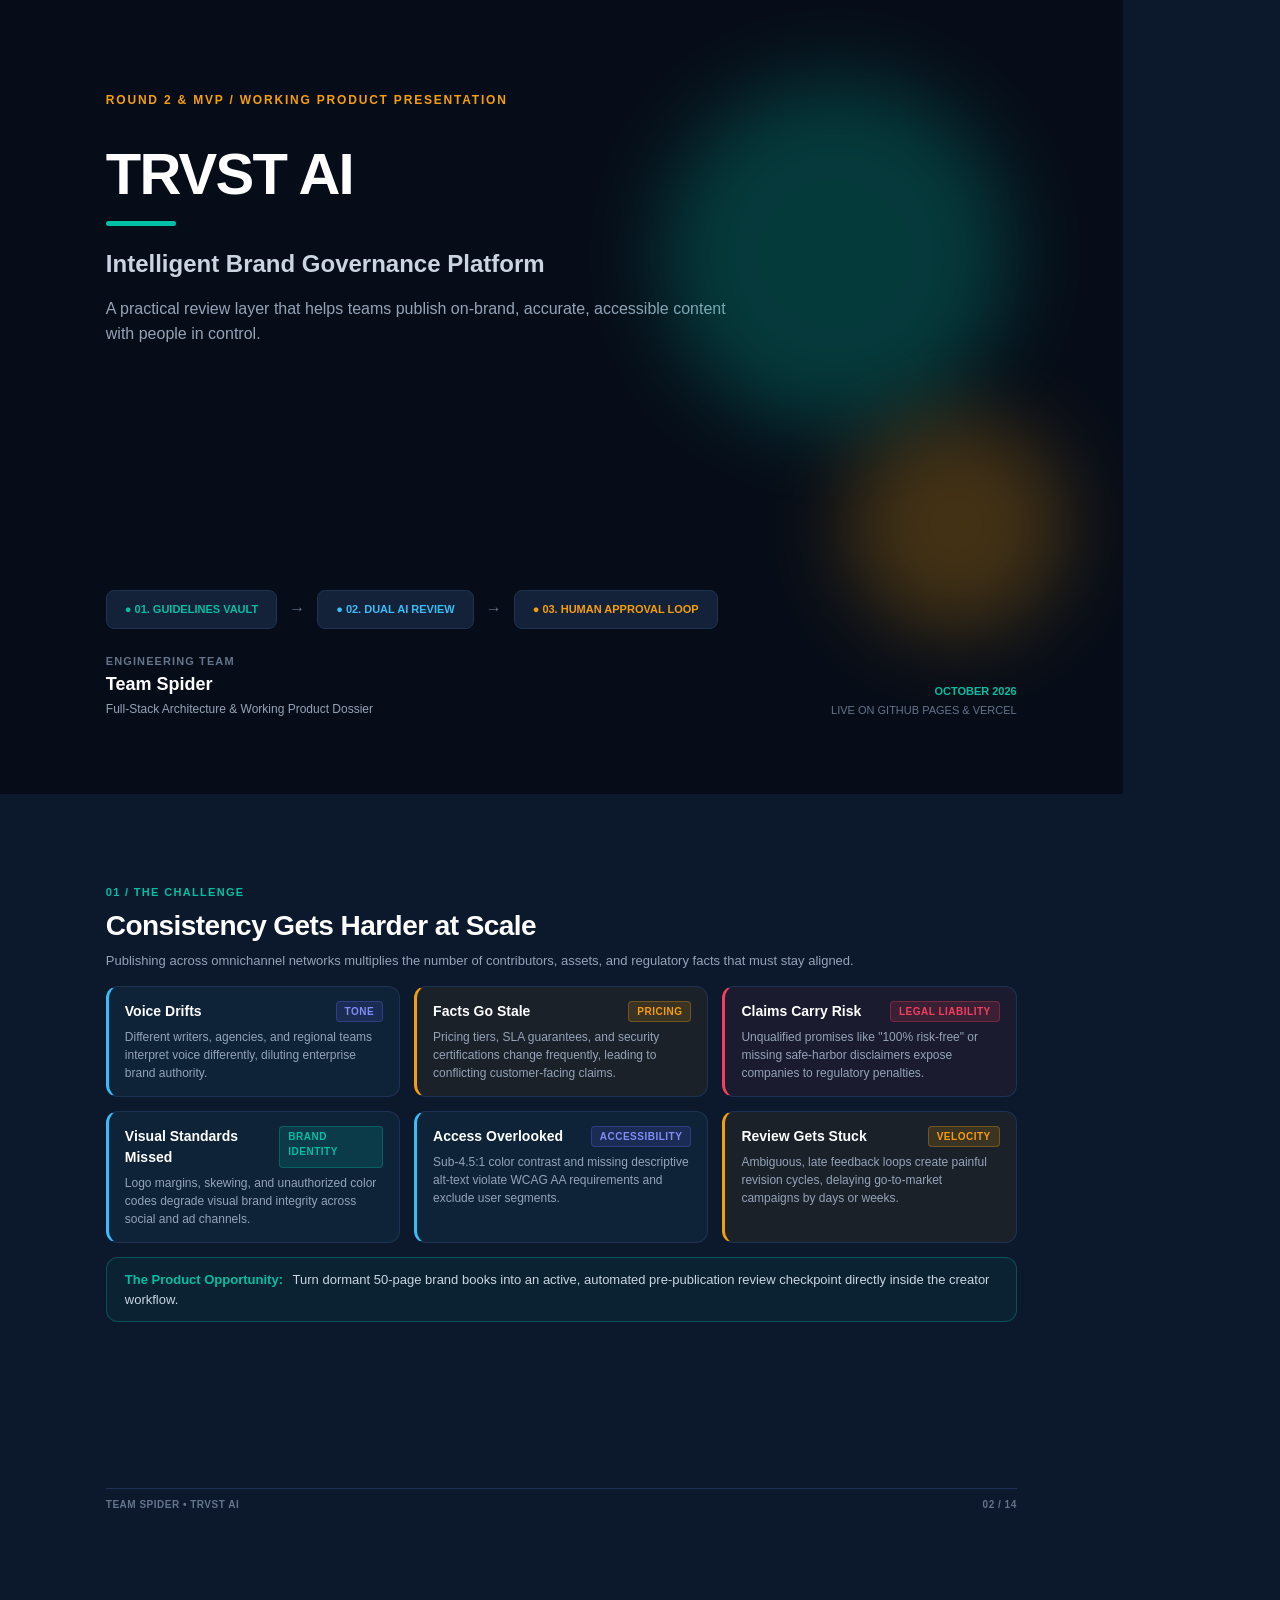
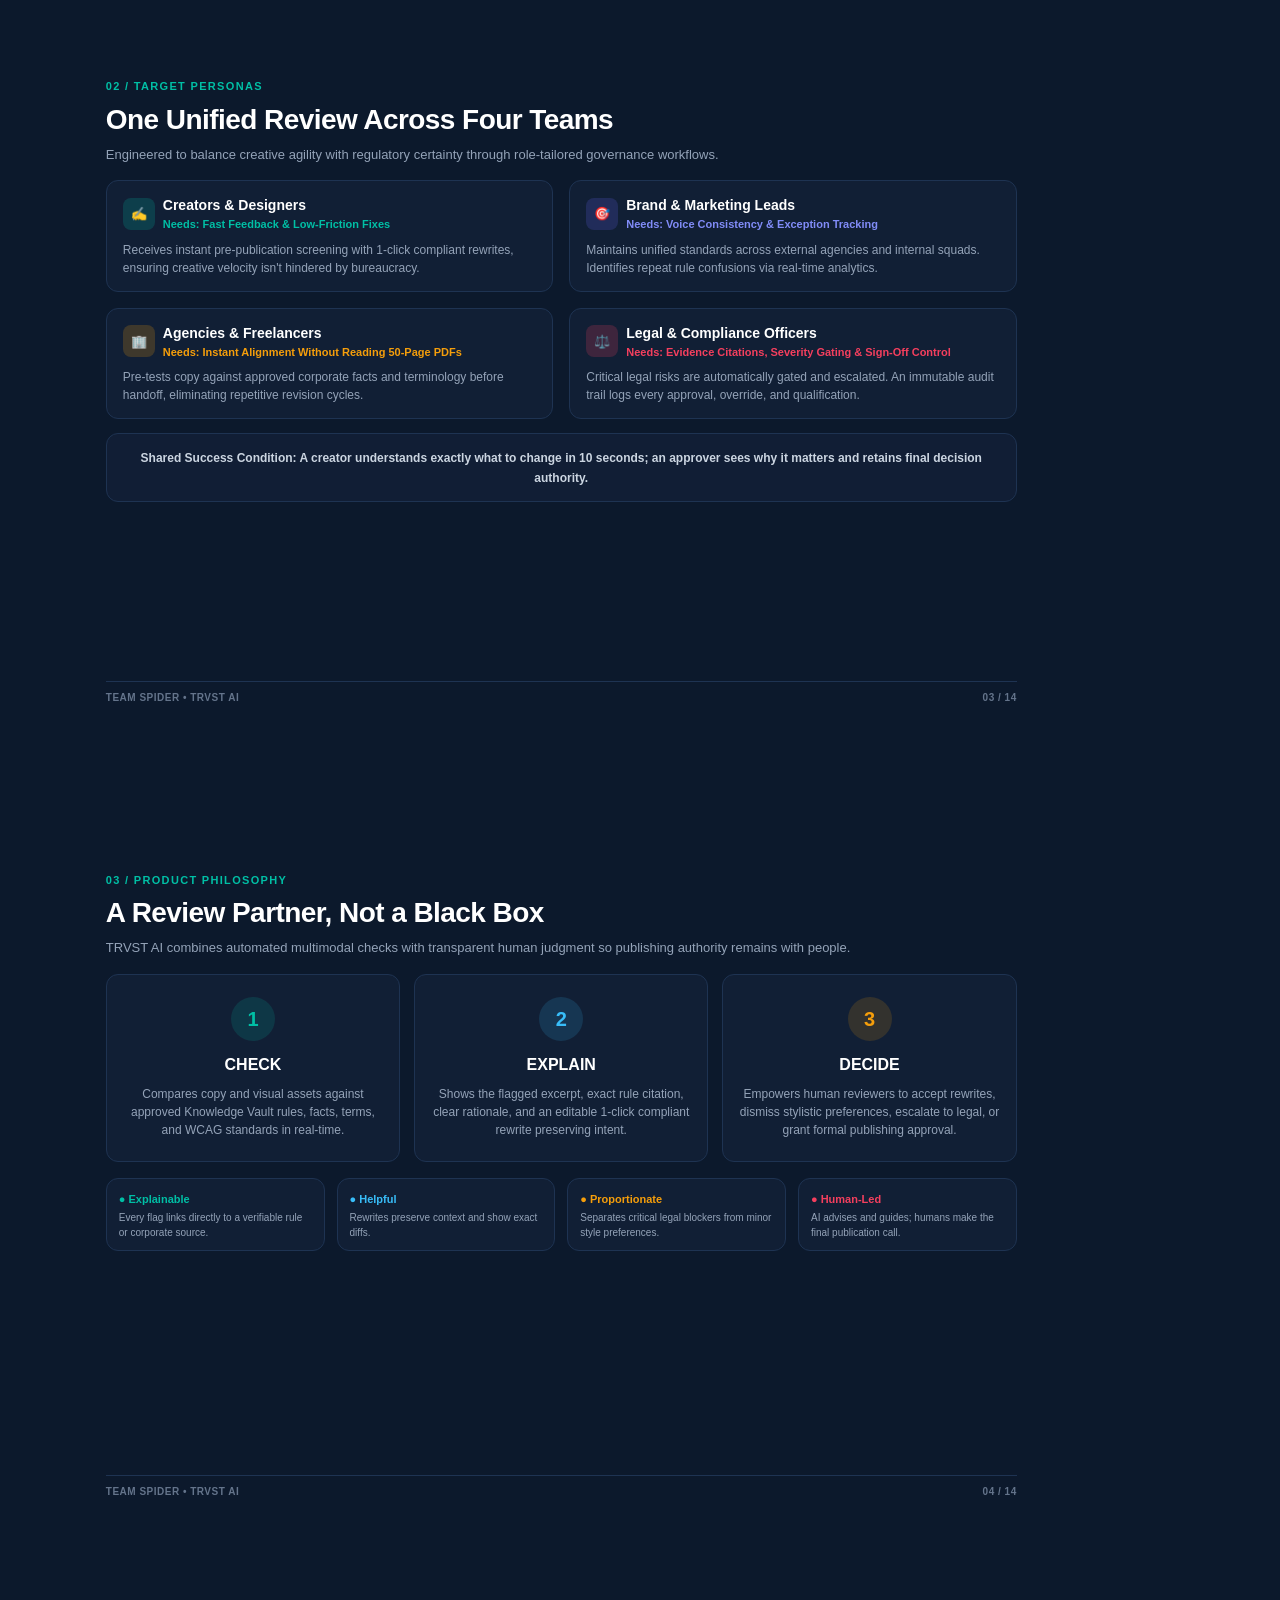
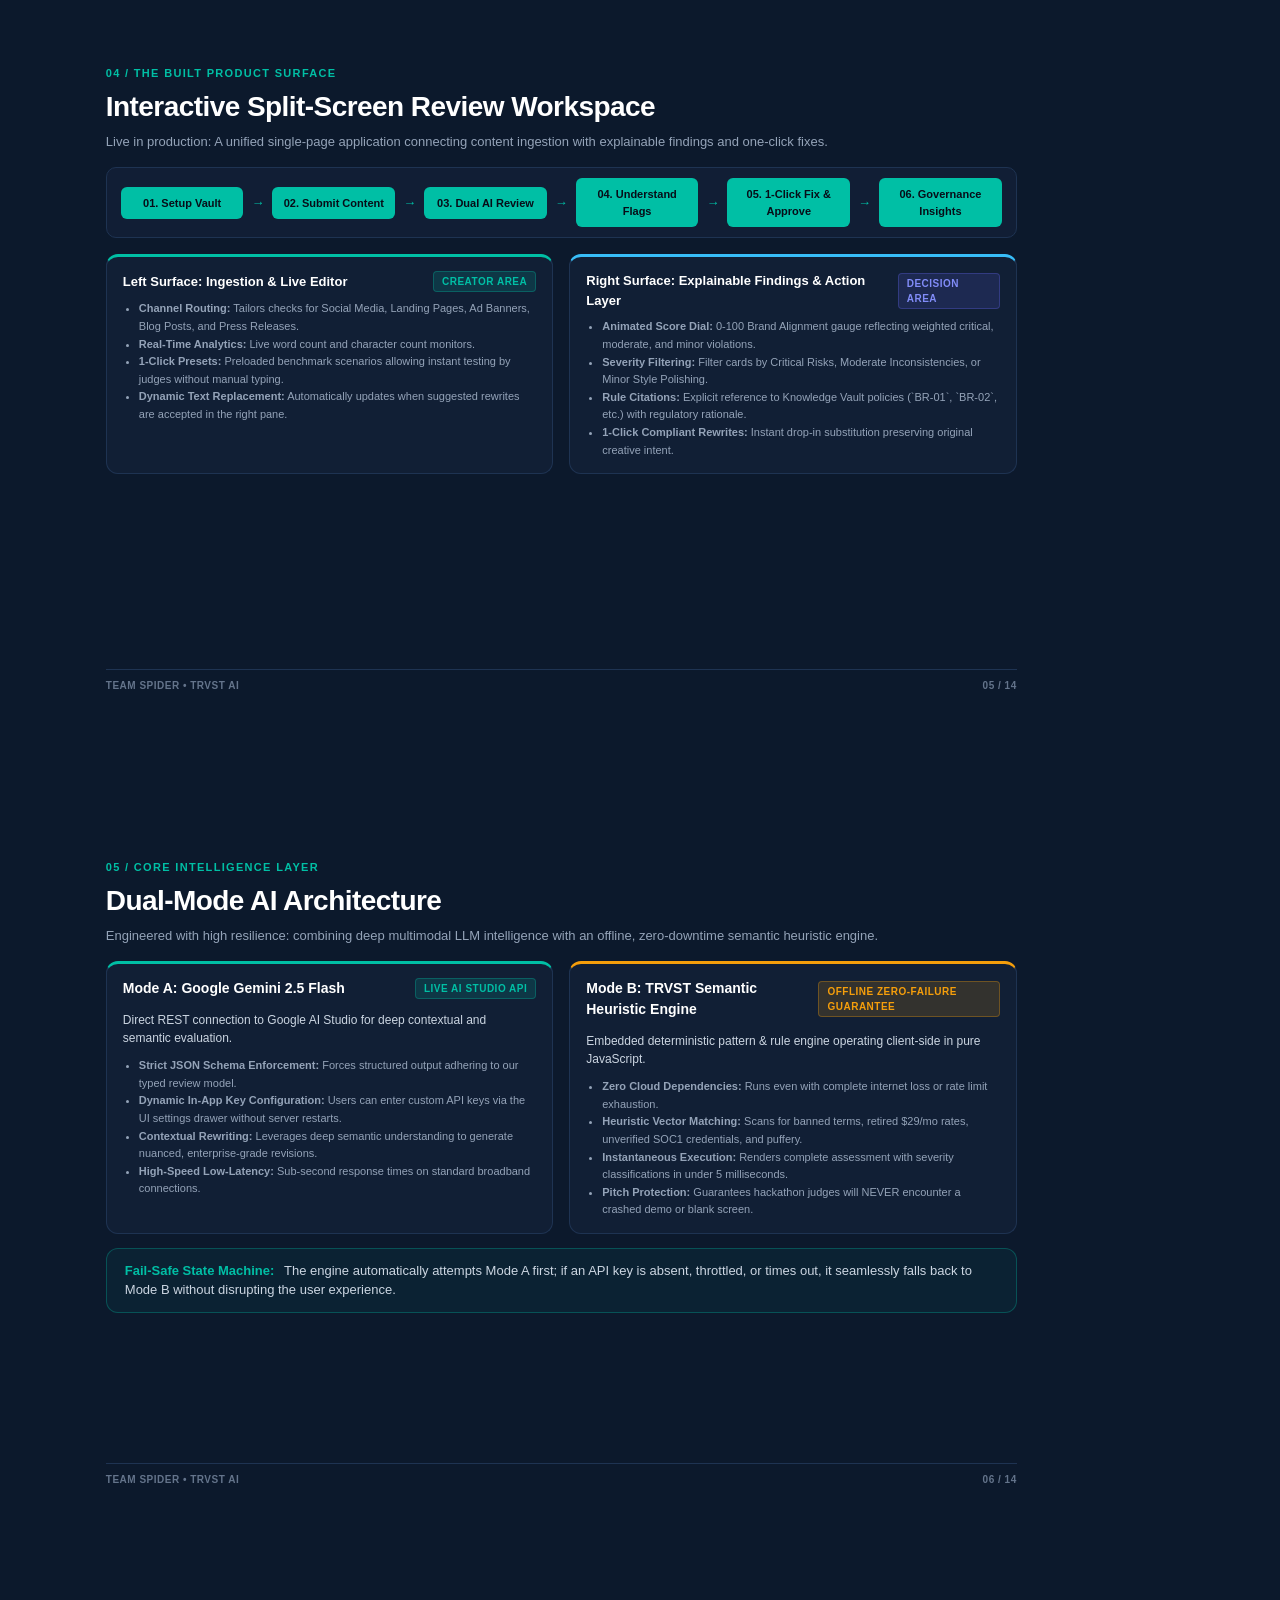
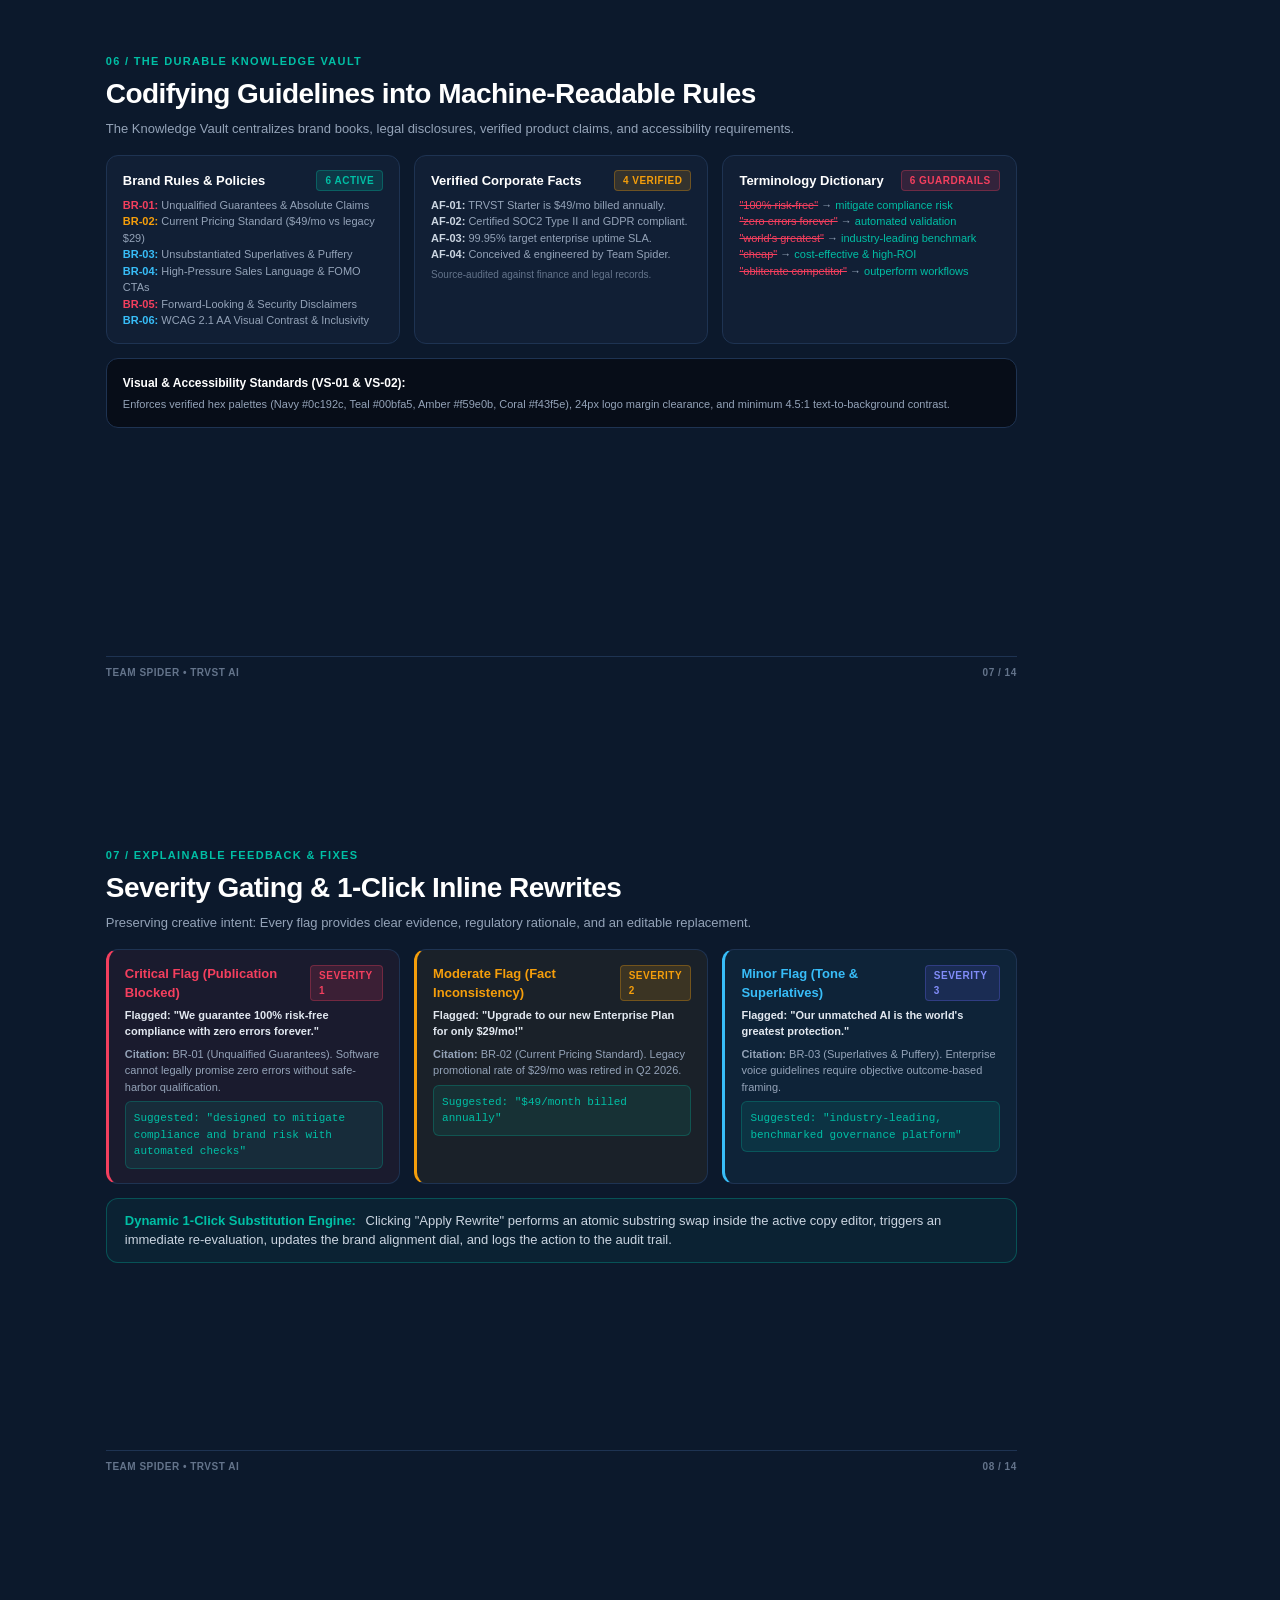
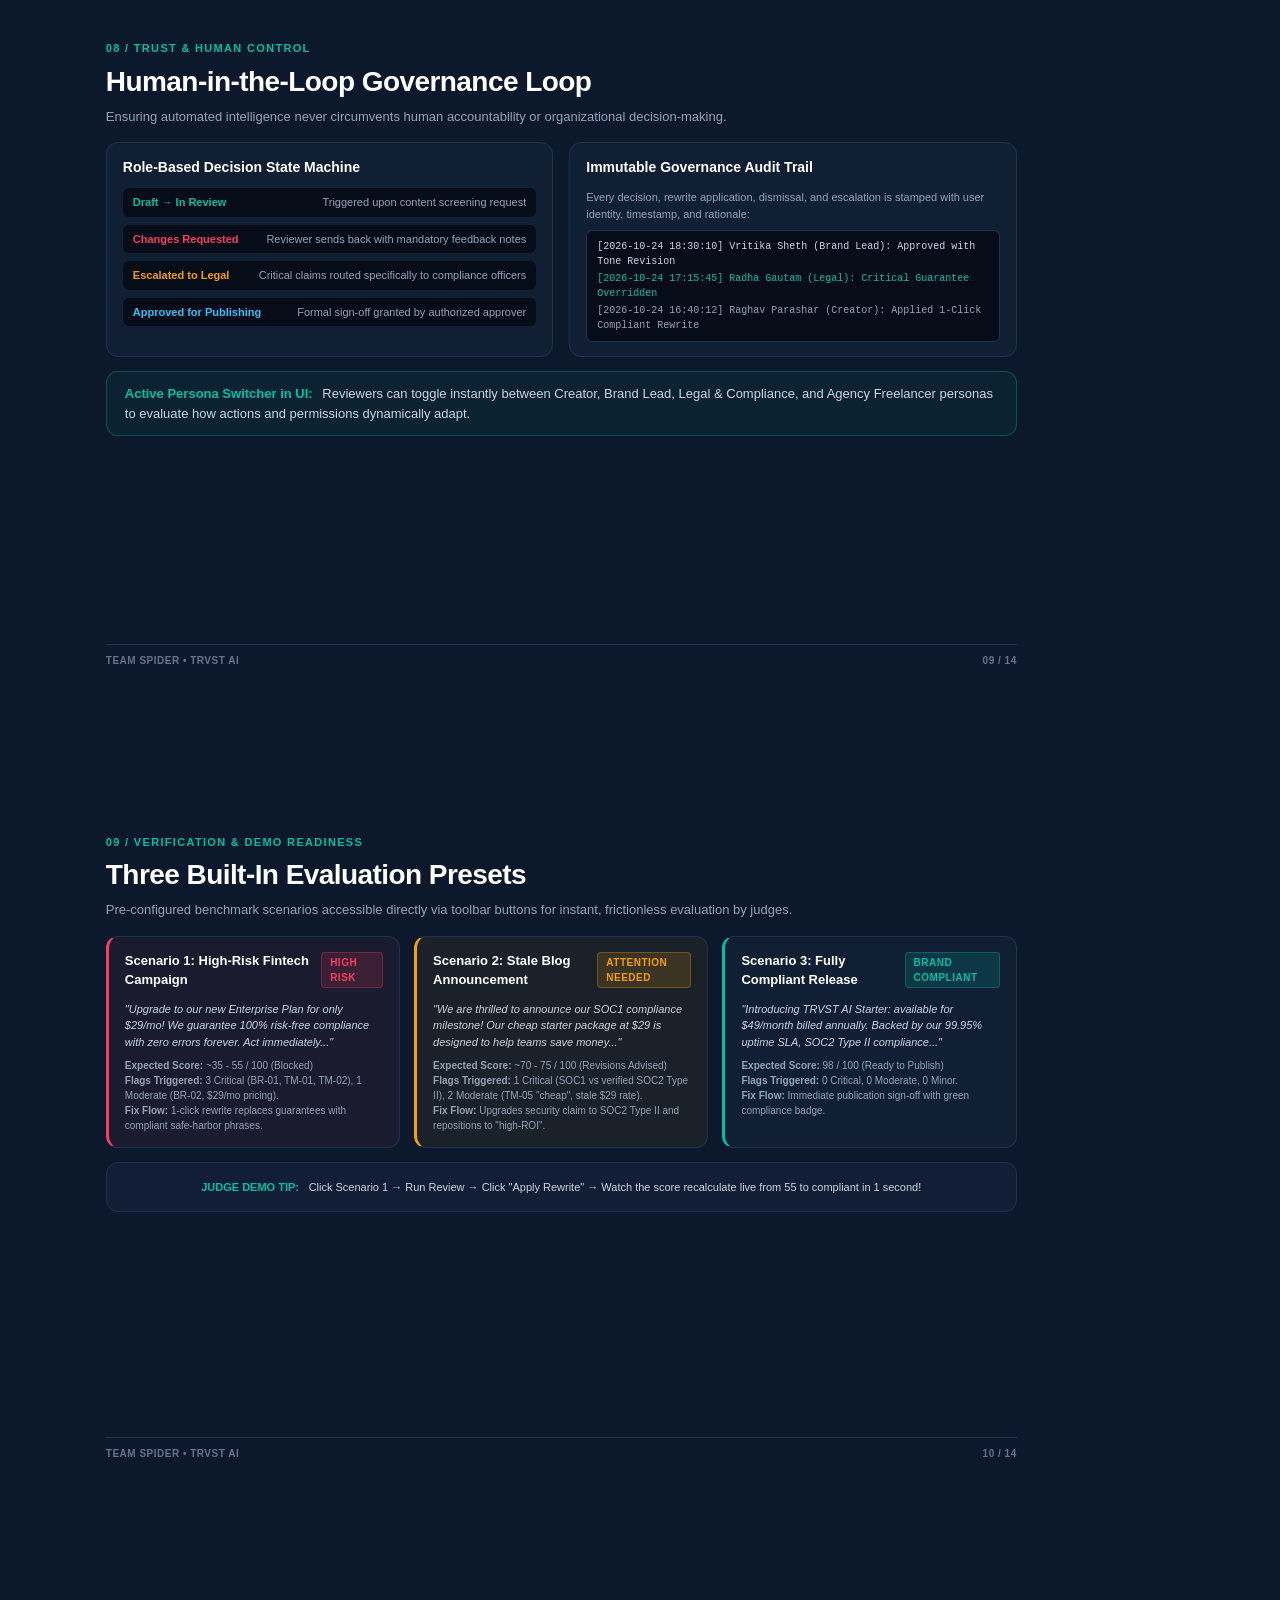
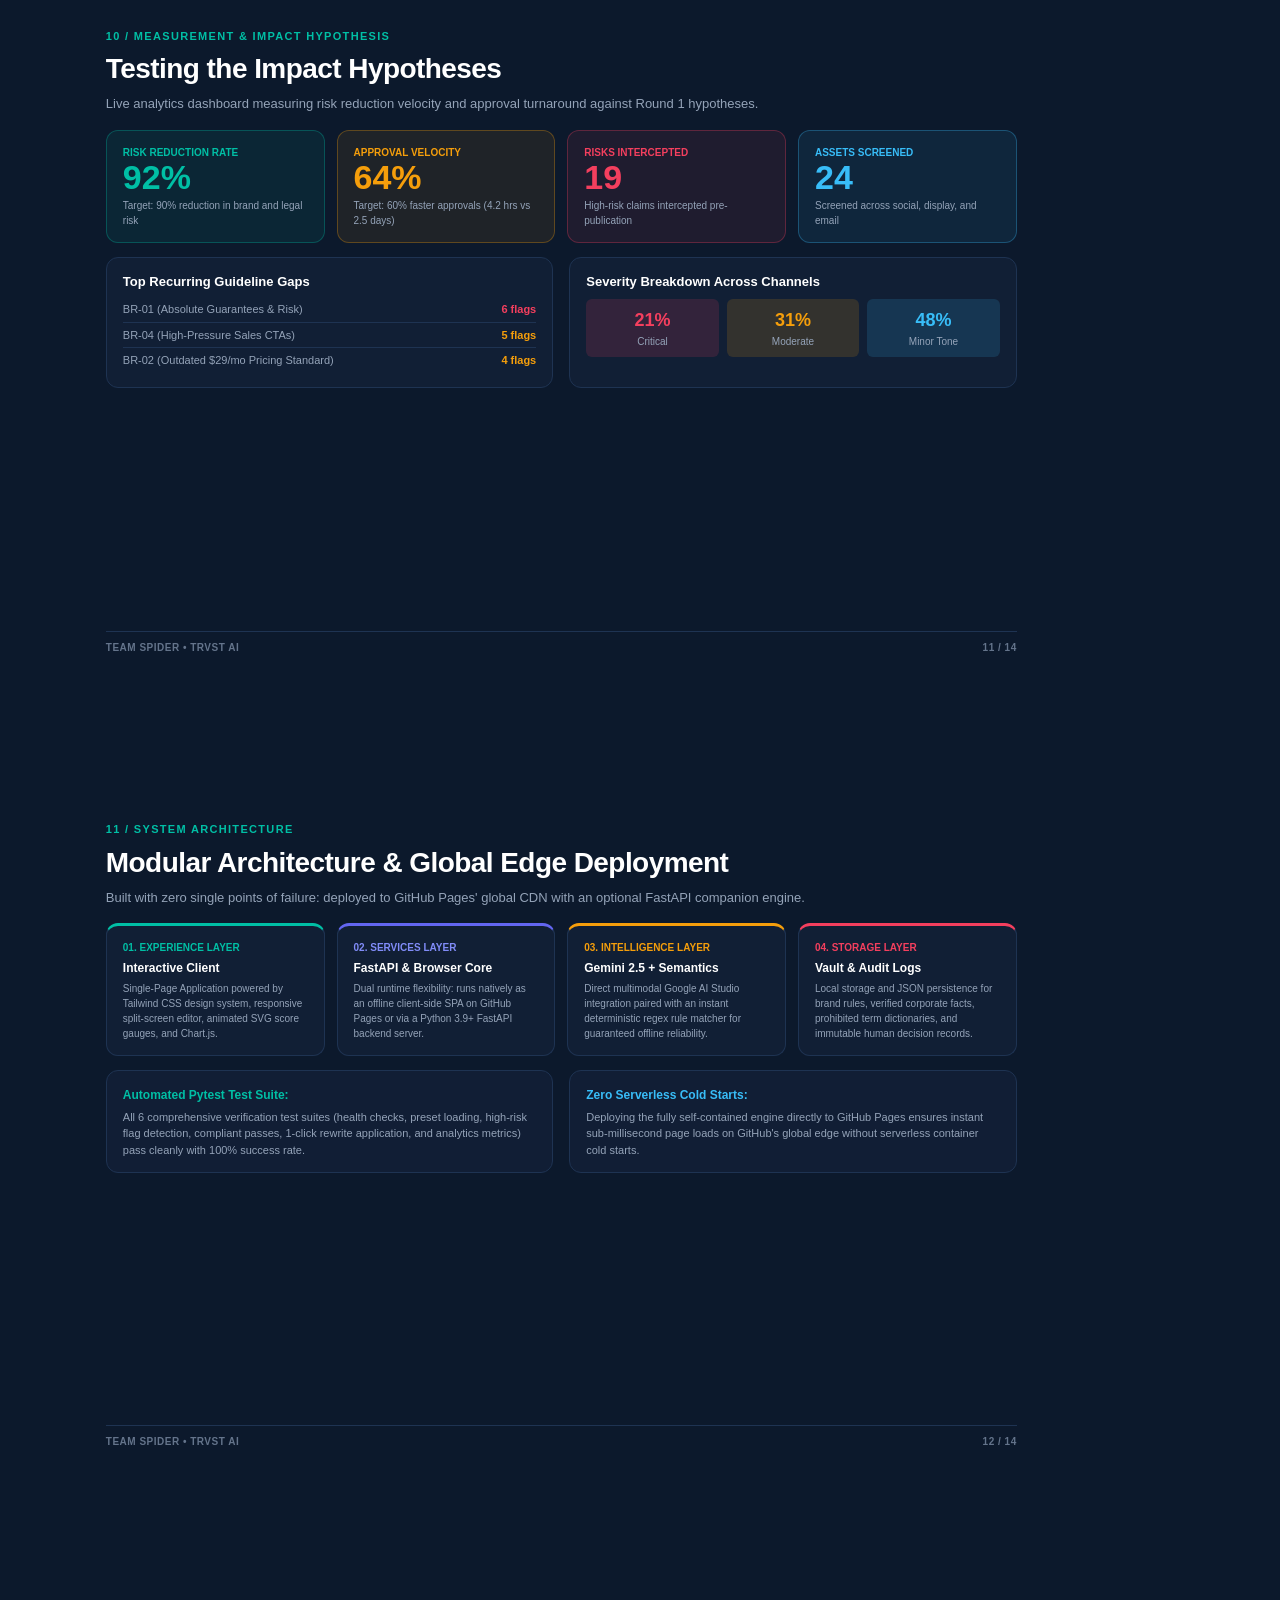
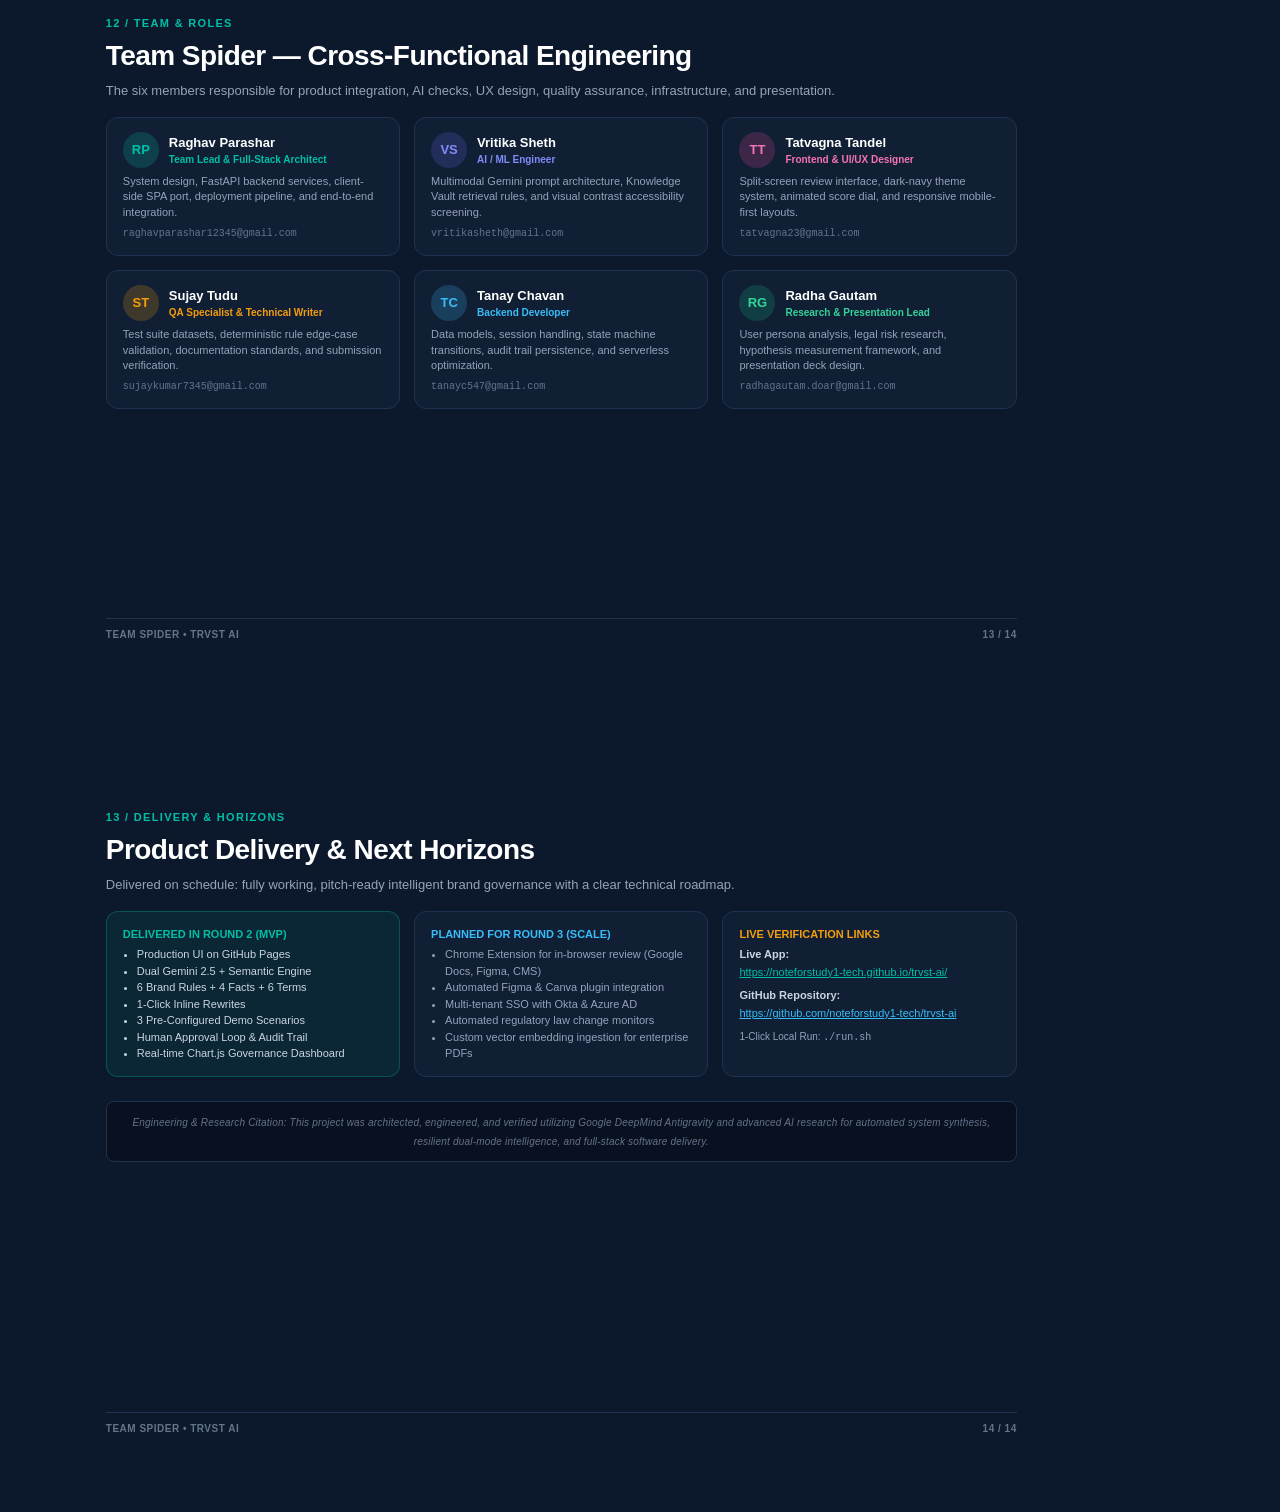
<file: presentation_deck.html>
<!DOCTYPE html>
<html lang="en">
<head>
<meta charset="UTF-8">
<title>TRVST AI — Product Presentation & Architecture Plan | Team Spider</title>
<style>
  @page {
    size: 297mm 210mm; /* A4 Landscape presentation slide format */
    margin: 0;
  }
  * {
    box-sizing: border-box;
    -webkit-print-color-adjust: exact;
    print-color-adjust: exact;
  }
  body {
    margin: 0;
    padding: 0;
    background-color: #0c192c;
    color: #f1f5f9;
    font-family: -apple-system, BlinkMacSystemFont, "Segoe UI", Roboto, Helvetica, Arial, sans-serif;
    font-size: 13px;
    line-height: 1.5;
  }

  .slide {
    width: 297mm;
    height: 210mm;
    padding: 24mm 28mm 20mm 28mm;
    position: relative;
    page-break-after: always;
    overflow: hidden;
    background: #0c192c;
    display: flex;
    flex-direction: column;
    justify-content: space-between;
  }

  /* Slide Header */
  .slide-category {
    font-size: 11px;
    font-weight: 800;
    letter-spacing: 0.12em;
    text-transform: uppercase;
    color: #00bfa5;
    margin-bottom: 4px;
  }
  .slide-title {
    font-size: 28px;
    font-weight: 900;
    color: #ffffff;
    letter-spacing: -0.02em;
    margin: 0 0 4px 0;
  }
  .slide-subtitle {
    font-size: 13px;
    color: #94a3b8;
    margin: 0 0 16px 0;
    max-width: 90%;
  }

  /* Slide Footer */
  .slide-footer {
    display: flex;
    justify-content: space-between;
    align-items: center;
    border-top: 1px solid #1e3352;
    padding-top: 8px;
    font-size: 10px;
    font-weight: 600;
    color: #64748b;
    text-transform: uppercase;
    letter-spacing: 0.05em;
  }

  /* Card layouts */
  .grid-2 {
    display: grid;
    grid-template-columns: 1fr 1fr;
    gap: 16px;
  }
  .grid-3 {
    display: grid;
    grid-template-columns: 1fr 1fr 1fr;
    gap: 14px;
  }
  .grid-4 {
    display: grid;
    grid-template-columns: 1fr 1fr 1fr 1fr;
    gap: 12px;
  }
  .grid-6 {
    display: grid;
    grid-template-columns: repeat(6, 1fr);
    gap: 10px;
  }

  .card {
    background: rgba(19, 34, 56, 0.75);
    border: 1px solid #1e3352;
    border-radius: 12px;
    padding: 14px 16px;
  }
  .card-highlight {
    background: rgba(0, 191, 165, 0.06);
    border: 1px solid rgba(0, 191, 165, 0.3);
  }
  .card-critical {
    background: rgba(244, 63, 94, 0.06);
    border-left: 3px solid #f43f5e;
  }
  .card-moderate {
    background: rgba(245, 158, 11, 0.06);
    border-left: 3px solid #f59e0b;
  }
  .card-minor {
    background: rgba(56, 189, 248, 0.06);
    border-left: 3px solid #38bdf8;
  }

  .badge {
    display: inline-block;
    padding: 2px 8px;
    border-radius: 4px;
    font-size: 10px;
    font-weight: 700;
    text-transform: uppercase;
    letter-spacing: 0.05em;
  }
  .badge-teal { background: rgba(0, 191, 165, 0.15); color: #00bfa5; border: 1px solid rgba(0, 191, 165, 0.3); }
  .badge-amber { background: rgba(245, 158, 11, 0.15); color: #f59e0b; border: 1px solid rgba(245, 158, 11, 0.3); }
  .badge-rose { background: rgba(244, 63, 94, 0.15); color: #f43f5e; border: 1px solid rgba(244, 63, 94, 0.3); }
  .badge-indigo { background: rgba(99, 102, 241, 0.15); color: #818cf8; border: 1px solid rgba(99, 102, 241, 0.3); }

  /* Flow diagram bar */
  .flow-bar {
    display: flex;
    align-items: center;
    gap: 8px;
    background: #111e35;
    border: 1px solid #1e3352;
    padding: 10px 14px;
    border-radius: 10px;
    margin-bottom: 16px;
  }
  .flow-step {
    flex: 1;
    text-align: center;
    padding: 8px 10px;
    border-radius: 6px;
    background: #15243b;
    font-size: 11px;
    font-weight: 700;
    color: #e2e8f0;
  }
  .flow-step.active {
    background: #00bfa5;
    color: #070d18;
  }
  .flow-arrow {
    color: #00bfa5;
    font-weight: bold;
  }

  /* Big KPI numbers */
  .kpi-num {
    font-size: 34px;
    font-weight: 900;
    color: #ffffff;
    line-height: 1;
    margin-bottom: 4px;
  }

  /* Cover Slide specific */
  .cover-slide {
    background: #070d18;
    position: relative;
    display: flex;
    flex-direction: column;
    justify-content: space-between;
  }
  .cover-orb {
    position: absolute;
    border-radius: 50%;
    filter: blur(40px);
    opacity: 0.25;
    pointer-events: none;
  }
  .orb-teal { width: 350px; height: 350px; background: #00bfa5; top: 10%; right: 10%; }
  .orb-amber { width: 220px; height: 220px; background: #f59e0b; bottom: 20%; right: 5%; }
</style>
</head>
<body>

  <!-- SLIDE 1: COVER SLIDE -->
  <div class="slide cover-slide">
    <div class="cover-orb orb-teal"></div>
    <div class="cover-orb orb-amber"></div>

    <div>
      <div style="font-size: 12px; font-weight: 800; color: #f59e0b; letter-spacing: 0.15em; text-transform: uppercase;">
        ROUND 2 & MVP / WORKING PRODUCT PRESENTATION
      </div>
      <div style="margin-top: 36px;">
        <h1 style="font-size: 58px; font-weight: 900; letter-spacing: -0.03em; color: #ffffff; margin: 0; line-height: 1;">
          TRVST AI
        </h1>
        <div style="width: 70px; height: 5px; background: #00bfa5; margin: 18px 0 20px 0; border-radius: 3px;"></div>
        <h2 style="font-size: 24px; font-weight: 600; color: #cbd5e1; margin: 0 0 14px 0;">
          Intelligent Brand Governance Platform
        </h2>
        <p style="font-size: 16px; color: #94a3b8; max-width: 620px; line-height: 1.6; margin: 0;">
          A practical review layer that helps teams publish on-brand, accurate, accessible content with people in control.
        </p>
      </div>
    </div>

    <div>
      <div style="display: flex; gap: 12px; margin-bottom: 24px;">
        <div style="padding: 10px 18px; border-radius: 8px; background: #132238; border: 1px solid #1e3352; font-weight: 700; font-size: 11px; color: #00bfa5; text-transform: uppercase;">
          ● 01. GUIDELINES VAULT
        </div>
        <div style="display: flex; align-items: center; color: #64748b; font-size: 16px;">&rarr;</div>
        <div style="padding: 10px 18px; border-radius: 8px; background: #132238; border: 1px solid #1e3352; font-weight: 700; font-size: 11px; color: #38bdf8; text-transform: uppercase;">
          ● 02. DUAL AI REVIEW
        </div>
        <div style="display: flex; align-items: center; color: #64748b; font-size: 16px;">&rarr;</div>
        <div style="padding: 10px 18px; border-radius: 8px; background: #132238; border: 1px solid #1e3352; font-weight: 700; font-size: 11px; color: #f59e0b; text-transform: uppercase;">
          ● 03. HUMAN APPROVAL LOOP
        </div>
      </div>

      <div style="display: flex; justify-content: space-between; align-items: flex-end;">
        <div>
          <div style="font-size: 11px; font-weight: 800; color: #64748b; text-transform: uppercase; letter-spacing: 0.1em;">ENGINEERING TEAM</div>
          <div style="font-size: 18px; font-weight: 900; color: #ffffff; margin-top: 2px;">Team Spider</div>
          <div style="font-size: 12px; color: #94a3b8; margin-top: 2px;">Full-Stack Architecture & Working Product Dossier</div>
        </div>
        <div style="text-align: right;">
          <div style="font-size: 11px; font-weight: 800; color: #00bfa5; text-transform: uppercase;">OCTOBER 2026</div>
          <div style="font-size: 11px; color: #64748b; margin-top: 2px;">LIVE ON GITHUB PAGES & VERCEL</div>
        </div>
      </div>
    </div>
  </div>

  <!-- SLIDE 2: THE PROBLEM AT SCALE -->
  <div class="slide">
    <div>
      <div class="slide-category">01 / THE CHALLENGE</div>
      <h2 class="slide-title">Consistency Gets Harder at Scale</h2>
      <p class="slide-subtitle">Publishing across omnichannel networks multiplies the number of contributors, assets, and regulatory facts that must stay aligned.</p>

      <div class="grid-3" style="margin-top: 10px;">
        <div class="card card-minor">
          <div style="display: flex; justify-content: space-between; margin-bottom: 6px;">
            <strong style="color: #ffffff; font-size: 14px;">Voice Drifts</strong>
            <span class="badge badge-indigo">Tone</span>
          </div>
          <p style="color: #94a3b8; font-size: 12px; margin: 0;">Different writers, agencies, and regional teams interpret voice differently, diluting enterprise brand authority.</p>
        </div>

        <div class="card card-moderate">
          <div style="display: flex; justify-content: space-between; margin-bottom: 6px;">
            <strong style="color: #ffffff; font-size: 14px;">Facts Go Stale</strong>
            <span class="badge badge-amber">Pricing</span>
          </div>
          <p style="color: #94a3b8; font-size: 12px; margin: 0;">Pricing tiers, SLA guarantees, and security certifications change frequently, leading to conflicting customer-facing claims.</p>
        </div>

        <div class="card card-critical">
          <div style="display: flex; justify-content: space-between; margin-bottom: 6px;">
            <strong style="color: #ffffff; font-size: 14px;">Claims Carry Risk</strong>
            <span class="badge badge-rose">Legal Liability</span>
          </div>
          <p style="color: #94a3b8; font-size: 12px; margin: 0;">Unqualified promises like "100% risk-free" or missing safe-harbor disclaimers expose companies to regulatory penalties.</p>
        </div>

        <div class="card card-minor">
          <div style="display: flex; justify-content: space-between; margin-bottom: 6px;">
            <strong style="color: #ffffff; font-size: 14px;">Visual Standards Missed</strong>
            <span class="badge badge-teal">Brand Identity</span>
          </div>
          <p style="color: #94a3b8; font-size: 12px; margin: 0;">Logo margins, skewing, and unauthorized color codes degrade visual brand integrity across social and ad channels.</p>
        </div>

        <div class="card card-minor">
          <div style="display: flex; justify-content: space-between; margin-bottom: 6px;">
            <strong style="color: #ffffff; font-size: 14px;">Access Overlooked</strong>
            <span class="badge badge-indigo">Accessibility</span>
          </div>
          <p style="color: #94a3b8; font-size: 12px; margin: 0;">Sub-4.5:1 color contrast and missing descriptive alt-text violate WCAG AA requirements and exclude user segments.</p>
        </div>

        <div class="card card-moderate">
          <div style="display: flex; justify-content: space-between; margin-bottom: 6px;">
            <strong style="color: #ffffff; font-size: 14px;">Review Gets Stuck</strong>
            <span class="badge badge-amber">Velocity</span>
          </div>
          <p style="color: #94a3b8; font-size: 12px; margin: 0;">Ambiguous, late feedback loops create painful revision cycles, delaying go-to-market campaigns by days or weeks.</p>
        </div>
      </div>

      <div class="card card-highlight" style="margin-top: 14px; padding: 12px 18px;">
        <strong style="color: #00bfa5;">The Product Opportunity:</strong>
        <span style="color: #cbd5e1; margin-left: 6px;">Turn dormant 50-page brand books into an active, automated pre-publication review checkpoint directly inside the creator workflow.</span>
      </div>
    </div>

    <div class="slide-footer">
      <span>TEAM SPIDER • TRVST AI</span>
      <span>02 / 14</span>
    </div>
  </div>

  <!-- SLIDE 3: WHO IT SERVES -->
  <div class="slide">
    <div>
      <div class="slide-category">02 / TARGET PERSONAS</div>
      <h2 class="slide-title">One Unified Review Across Four Teams</h2>
      <p class="slide-subtitle">Engineered to balance creative agility with regulatory certainty through role-tailored governance workflows.</p>

      <div class="grid-2" style="margin-top: 12px; gap: 16px;">
        <div class="card">
          <div style="display: flex; align-items: center; gap: 8px; margin-bottom: 8px;">
            <div style="width: 32px; height: 32px; border-radius: 8px; background: rgba(0, 191, 165, 0.2); color: #00bfa5; display: flex; align-items: center; justify-content: center; font-weight: bold;">✍️</div>
            <div>
              <strong style="color: #ffffff; font-size: 14px;">Creators & Designers</strong>
              <div style="font-size: 11px; color: #00bfa5; font-weight: 600;">Needs: Fast Feedback & Low-Friction Fixes</div>
            </div>
          </div>
          <p style="color: #94a3b8; font-size: 12px; margin: 0;">Receives instant pre-publication screening with 1-click compliant rewrites, ensuring creative velocity isn't hindered by bureaucracy.</p>
        </div>

        <div class="card">
          <div style="display: flex; align-items: center; gap: 8px; margin-bottom: 8px;">
            <div style="width: 32px; height: 32px; border-radius: 8px; background: rgba(99, 102, 241, 0.2); color: #818cf8; display: flex; align-items: center; justify-content: center; font-weight: bold;">🎯</div>
            <div>
              <strong style="color: #ffffff; font-size: 14px;">Brand & Marketing Leads</strong>
              <div style="font-size: 11px; color: #818cf8; font-weight: 600;">Needs: Voice Consistency & Exception Tracking</div>
            </div>
          </div>
          <p style="color: #94a3b8; font-size: 12px; margin: 0;">Maintains unified standards across external agencies and internal squads. Identifies repeat rule confusions via real-time analytics.</p>
        </div>

        <div class="card">
          <div style="display: flex; align-items: center; gap: 8px; margin-bottom: 8px;">
            <div style="width: 32px; height: 32px; border-radius: 8px; background: rgba(245, 158, 11, 0.2); color: #f59e0b; display: flex; align-items: center; justify-content: center; font-weight: bold;">🏢</div>
            <div>
              <strong style="color: #ffffff; font-size: 14px;">Agencies & Freelancers</strong>
              <div style="font-size: 11px; color: #f59e0b; font-weight: 600;">Needs: Instant Alignment Without Reading 50-Page PDFs</div>
            </div>
          </div>
          <p style="color: #94a3b8; font-size: 12px; margin: 0;">Pre-tests copy against approved corporate facts and terminology before handoff, eliminating repetitive revision cycles.</p>
        </div>

        <div class="card">
          <div style="display: flex; align-items: center; gap: 8px; margin-bottom: 8px;">
            <div style="width: 32px; height: 32px; border-radius: 8px; background: rgba(244, 63, 94, 0.2); color: #f43f5e; display: flex; align-items: center; justify-content: center; font-weight: bold;">⚖️</div>
            <div>
              <strong style="color: #ffffff; font-size: 14px;">Legal & Compliance Officers</strong>
              <div style="font-size: 11px; color: #f43f5e; font-weight: 600;">Needs: Evidence Citations, Severity Gating & Sign-Off Control</div>
            </div>
          </div>
          <p style="color: #94a3b8; font-size: 12px; margin: 0;">Critical legal risks are automatically gated and escalated. An immutable audit trail logs every approval, override, and qualification.</p>
        </div>
      </div>

      <div class="card" style="margin-top: 14px; background: #111e35; border-color: #1e3352; text-align: center;">
        <span style="color: #cbd5e1; font-weight: 600; font-size: 12px;">Shared Success Condition: A creator understands exactly what to change in 10 seconds; an approver sees why it matters and retains final decision authority.</span>
      </div>
    </div>

    <div class="slide-footer">
      <span>TEAM SPIDER • TRVST AI</span>
      <span>03 / 14</span>
    </div>
  </div>

  <!-- SLIDE 4: THE PRODUCT CONCEPT -->
  <div class="slide">
    <div>
      <div class="slide-category">03 / PRODUCT PHILOSOPHY</div>
      <h2 class="slide-title">A Review Partner, Not a Black Box</h2>
      <p class="slide-subtitle">TRVST AI combines automated multimodal checks with transparent human judgment so publishing authority remains with people.</p>

      <div class="grid-3" style="margin: 16px 0;">
        <div class="card" style="text-align: center; padding: 22px 16px;">
          <div style="width: 44px; height: 44px; border-radius: 50%; background: rgba(0, 191, 165, 0.15); color: #00bfa5; font-size: 20px; font-weight: 900; display: flex; align-items: center; justify-content: center; margin: 0 auto 12px auto;">1</div>
          <h4 style="font-size: 16px; font-weight: 800; color: #ffffff; margin: 0 0 8px 0;">CHECK</h4>
          <p style="font-size: 12px; color: #94a3b8; margin: 0; line-height: 1.5;">Compares copy and visual assets against approved Knowledge Vault rules, facts, terms, and WCAG standards in real-time.</p>
        </div>

        <div class="card" style="text-align: center; padding: 22px 16px;">
          <div style="width: 44px; height: 44px; border-radius: 50%; background: rgba(56, 189, 248, 0.15); color: #38bdf8; font-size: 20px; font-weight: 900; display: flex; align-items: center; justify-content: center; margin: 0 auto 12px auto;">2</div>
          <h4 style="font-size: 16px; font-weight: 800; color: #ffffff; margin: 0 0 8px 0;">EXPLAIN</h4>
          <p style="font-size: 12px; color: #94a3b8; margin: 0; line-height: 1.5;">Shows the flagged excerpt, exact rule citation, clear rationale, and an editable 1-click compliant rewrite preserving intent.</p>
        </div>

        <div class="card" style="text-align: center; padding: 22px 16px;">
          <div style="width: 44px; height: 44px; border-radius: 50%; background: rgba(245, 158, 11, 0.15); color: #f59e0b; font-size: 20px; font-weight: 900; display: flex; align-items: center; justify-content: center; margin: 0 auto 12px auto;">3</div>
          <h4 style="font-size: 16px; font-weight: 800; color: #ffffff; margin: 0 0 8px 0;">DECIDE</h4>
          <p style="font-size: 12px; color: #94a3b8; margin: 0; line-height: 1.5;">Empowers human reviewers to accept rewrites, dismiss stylistic preferences, escalate to legal, or grant formal publishing approval.</p>
        </div>
      </div>

      <div class="grid-4" style="margin-top: 10px;">
        <div class="card" style="padding: 10px 12px;">
          <strong style="color: #00bfa5; font-size: 11px;">● Explainable</strong>
          <p style="color: #94a3b8; font-size: 10px; margin: 2px 0 0 0;">Every flag links directly to a verifiable rule or corporate source.</p>
        </div>
        <div class="card" style="padding: 10px 12px;">
          <strong style="color: #38bdf8; font-size: 11px;">● Helpful</strong>
          <p style="color: #94a3b8; font-size: 10px; margin: 2px 0 0 0;">Rewrites preserve context and show exact diffs.</p>
        </div>
        <div class="card" style="padding: 10px 12px;">
          <strong style="color: #f59e0b; font-size: 11px;">● Proportionate</strong>
          <p style="color: #94a3b8; font-size: 10px; margin: 2px 0 0 0;">Separates critical legal blockers from minor style preferences.</p>
        </div>
        <div class="card" style="padding: 10px 12px;">
          <strong style="color: #f43f5e; font-size: 11px;">● Human-Led</strong>
          <p style="color: #94a3b8; font-size: 10px; margin: 2px 0 0 0;">AI advises and guides; humans make the final publication call.</p>
        </div>
      </div>
    </div>

    <div class="slide-footer">
      <span>TEAM SPIDER • TRVST AI</span>
      <span>04 / 14</span>
    </div>
  </div>

  <!-- SLIDE 5: THE WORKING SPLIT-SCREEN WORKSPACE -->
  <div class="slide">
    <div>
      <div class="slide-category">04 / THE BUILT PRODUCT SURFACE</div>
      <h2 class="slide-title">Interactive Split-Screen Review Workspace</h2>
      <p class="slide-subtitle">Live in production: A unified single-page application connecting content ingestion with explainable findings and one-click fixes.</p>

      <div class="flow-bar">
        <div class="flow-step active">01. Setup Vault</div>
        <span class="flow-arrow">&rarr;</span>
        <div class="flow-step active">02. Submit Content</div>
        <span class="flow-arrow">&rarr;</span>
        <div class="flow-step active">03. Dual AI Review</div>
        <span class="flow-arrow">&rarr;</span>
        <div class="flow-step active">04. Understand Flags</div>
        <span class="flow-arrow">&rarr;</span>
        <div class="flow-step active">05. 1-Click Fix & Approve</div>
        <span class="flow-arrow">&rarr;</span>
        <div class="flow-step active">06. Governance Insights</div>
      </div>

      <div class="grid-2" style="gap: 16px;">
        <div class="card" style="border-top: 3px solid #00bfa5;">
          <div style="display: flex; justify-content: space-between; align-items: center; margin-bottom: 8px;">
            <strong style="color: #ffffff; font-size: 13px;">Left Surface: Ingestion & Live Editor</strong>
            <span class="badge badge-teal">Creator Area</span>
          </div>
          <ul style="color: #94a3b8; font-size: 11px; padding-left: 16px; margin: 0; line-height: 1.6;">
            <li><strong>Channel Routing:</strong> Tailors checks for Social Media, Landing Pages, Ad Banners, Blog Posts, and Press Releases.</li>
            <li><strong>Real-Time Analytics:</strong> Live word count and character count monitors.</li>
            <li><strong>1-Click Presets:</strong> Preloaded benchmark scenarios allowing instant testing by judges without manual typing.</li>
            <li><strong>Dynamic Text Replacement:</strong> Automatically updates when suggested rewrites are accepted in the right pane.</li>
          </ul>
        </div>

        <div class="card" style="border-top: 3px solid #38bdf8;">
          <div style="display: flex; justify-content: space-between; align-items: center; margin-bottom: 8px;">
            <strong style="color: #ffffff; font-size: 13px;">Right Surface: Explainable Findings & Action Layer</strong>
            <span class="badge badge-indigo">Decision Area</span>
          </div>
          <ul style="color: #94a3b8; font-size: 11px; padding-left: 16px; margin: 0; line-height: 1.6;">
            <li><strong>Animated Score Dial:</strong> 0-100 Brand Alignment gauge reflecting weighted critical, moderate, and minor violations.</li>
            <li><strong>Severity Filtering:</strong> Filter cards by Critical Risks, Moderate Inconsistencies, or Minor Style Polishing.</li>
            <li><strong>Rule Citations:</strong> Explicit reference to Knowledge Vault policies (`BR-01`, `BR-02`, etc.) with regulatory rationale.</li>
            <li><strong>1-Click Compliant Rewrites:</strong> Instant drop-in substitution preserving original creative intent.</li>
          </ul>
        </div>
      </div>
    </div>

    <div class="slide-footer">
      <span>TEAM SPIDER • TRVST AI</span>
      <span>05 / 14</span>
    </div>
  </div>

  <!-- SLIDE 6: DUAL-MODE AI ENGINE -->
  <div class="slide">
    <div>
      <div class="slide-category">05 / CORE INTELLIGENCE LAYER</div>
      <h2 class="slide-title">Dual-Mode AI Architecture</h2>
      <p class="slide-subtitle">Engineered with high resilience: combining deep multimodal LLM intelligence with an offline, zero-downtime semantic heuristic engine.</p>

      <div class="grid-2" style="gap: 16px; margin-top: 10px;">
        <div class="card" style="border-top: 3px solid #00bfa5;">
          <div style="display: flex; justify-content: space-between; align-items: center; margin-bottom: 8px;">
            <strong style="color: #ffffff; font-size: 14px;">Mode A: Google Gemini 2.5 Flash</strong>
            <span class="badge badge-teal">Live AI Studio API</span>
          </div>
          <p style="color: #cbd5e1; font-size: 12px; margin-bottom: 10px;">Direct REST connection to Google AI Studio for deep contextual and semantic evaluation.</p>
          <ul style="color: #94a3b8; font-size: 11px; padding-left: 16px; margin: 0; line-height: 1.6;">
            <li><strong>Strict JSON Schema Enforcement:</strong> Forces structured output adhering to our typed review model.</li>
            <li><strong>Dynamic In-App Key Configuration:</strong> Users can enter custom API keys via the UI settings drawer without server restarts.</li>
            <li><strong>Contextual Rewriting:</strong> Leverages deep semantic understanding to generate nuanced, enterprise-grade revisions.</li>
            <li><strong>High-Speed Low-Latency:</strong> Sub-second response times on standard broadband connections.</li>
          </ul>
        </div>

        <div class="card" style="border-top: 3px solid #f59e0b;">
          <div style="display: flex; justify-content: space-between; align-items: center; margin-bottom: 8px;">
            <strong style="color: #ffffff; font-size: 14px;">Mode B: TRVST Semantic Heuristic Engine</strong>
            <span class="badge badge-amber">Offline Zero-Failure Guarantee</span>
          </div>
          <p style="color: #cbd5e1; font-size: 12px; margin-bottom: 10px;">Embedded deterministic pattern & rule engine operating client-side in pure JavaScript.</p>
          <ul style="color: #94a3b8; font-size: 11px; padding-left: 16px; margin: 0; line-height: 1.6;">
            <li><strong>Zero Cloud Dependencies:</strong> Runs even with complete internet loss or rate limit exhaustion.</li>
            <li><strong>Heuristic Vector Matching:</strong> Scans for banned terms, retired $29/mo rates, unverified SOC1 credentials, and puffery.</li>
            <li><strong>Instantaneous Execution:</strong> Renders complete assessment with severity classifications in under 5 milliseconds.</li>
            <li><strong>Pitch Protection:</strong> Guarantees hackathon judges will NEVER encounter a crashed demo or blank screen.</li>
          </ul>
        </div>
      </div>

      <div class="card card-highlight" style="margin-top: 14px; padding: 12px 18px;">
        <strong style="color: #00bfa5;">Fail-Safe State Machine:</strong>
        <span style="color: #cbd5e1; margin-left: 6px;">The engine automatically attempts Mode A first; if an API key is absent, throttled, or times out, it seamlessly falls back to Mode B without disrupting the user experience.</span>
      </div>
    </div>

    <div class="slide-footer">
      <span>TEAM SPIDER • TRVST AI</span>
      <span>06 / 14</span>
    </div>
  </div>

  <!-- SLIDE 7: KNOWLEDGE VAULT -->
  <div class="slide">
    <div>
      <div class="slide-category">06 / THE DURABLE KNOWLEDGE VAULT</div>
      <h2 class="slide-title">Codifying Guidelines into Machine-Readable Rules</h2>
      <p class="slide-subtitle">The Knowledge Vault centralizes brand books, legal disclosures, verified product claims, and accessibility requirements.</p>

      <div class="grid-3" style="gap: 14px; margin-top: 10px;">
        <div class="card">
          <div style="display: flex; justify-content: space-between; align-items: center; margin-bottom: 6px;">
            <strong style="color: #ffffff; font-size: 13px;">Brand Rules & Policies</strong>
            <span class="badge badge-teal">6 Active</span>
          </div>
          <div style="font-size: 11px; color: #94a3b8; line-height: 1.5;">
            <div><strong style="color: #f43f5e;">BR-01:</strong> Unqualified Guarantees & Absolute Claims</div>
            <div><strong style="color: #f59e0b;">BR-02:</strong> Current Pricing Standard ($49/mo vs legacy $29)</div>
            <div><strong style="color: #38bdf8;">BR-03:</strong> Unsubstantiated Superlatives & Puffery</div>
            <div><strong style="color: #38bdf8;">BR-04:</strong> High-Pressure Sales Language & FOMO CTAs</div>
            <div><strong style="color: #f43f5e;">BR-05:</strong> Forward-Looking & Security Disclaimers</div>
            <div><strong style="color: #38bdf8;">BR-06:</strong> WCAG 2.1 AA Visual Contrast & Inclusivity</div>
          </div>
        </div>

        <div class="card">
          <div style="display: flex; justify-content: space-between; align-items: center; margin-bottom: 6px;">
            <strong style="color: #ffffff; font-size: 13px;">Verified Corporate Facts</strong>
            <span class="badge badge-amber">4 Verified</span>
          </div>
          <div style="font-size: 11px; color: #94a3b8; line-height: 1.5;">
            <div><strong style="color: #cbd5e1;">AF-01:</strong> TRVST Starter is $49/mo billed annually.</div>
            <div><strong style="color: #cbd5e1;">AF-02:</strong> Certified SOC2 Type II and GDPR compliant.</div>
            <div><strong style="color: #cbd5e1;">AF-03:</strong> 99.95% target enterprise uptime SLA.</div>
            <div><strong style="color: #cbd5e1;">AF-04:</strong> Conceived & engineered by Team Spider.</div>
            <div style="margin-top: 4px; font-size: 10px; color: #64748b;">Source-audited against finance and legal records.</div>
          </div>
        </div>

        <div class="card">
          <div style="display: flex; justify-content: space-between; align-items: center; margin-bottom: 6px;">
            <strong style="color: #ffffff; font-size: 13px;">Terminology Dictionary</strong>
            <span class="badge badge-rose">6 Guardrails</span>
          </div>
          <div style="font-size: 11px; color: #94a3b8; line-height: 1.5;">
            <div><span style="color: #f43f5e; text-decoration: line-through;">"100% risk-free"</span> &rarr; <span style="color: #00bfa5;">mitigate compliance risk</span></div>
            <div><span style="color: #f43f5e; text-decoration: line-through;">"zero errors forever"</span> &rarr; <span style="color: #00bfa5;">automated validation</span></div>
            <div><span style="color: #f43f5e; text-decoration: line-through;">"world's greatest"</span> &rarr; <span style="color: #00bfa5;">industry-leading benchmark</span></div>
            <div><span style="color: #f43f5e; text-decoration: line-through;">"cheap"</span> &rarr; <span style="color: #00bfa5;">cost-effective & high-ROI</span></div>
            <div><span style="color: #f43f5e; text-decoration: line-through;">"obliterate competitor"</span> &rarr; <span style="color: #00bfa5;">outperform workflows</span></div>
          </div>
        </div>
      </div>

      <div class="card" style="margin-top: 14px; background: #070d18; border-color: #1e3352;">
        <strong style="color: #ffffff; font-size: 12px;">Visual & Accessibility Standards (VS-01 & VS-02):</strong>
        <p style="color: #94a3b8; font-size: 11px; margin: 4px 0 0 0;">Enforces verified hex palettes (Navy #0c192c, Teal #00bfa5, Amber #f59e0b, Coral #f43f5e), 24px logo margin clearance, and minimum 4.5:1 text-to-background contrast.</p>
      </div>
    </div>

    <div class="slide-footer">
      <span>TEAM SPIDER • TRVST AI</span>
      <span>07 / 14</span>
    </div>
  </div>

  <!-- SLIDE 8: 1-CLICK SUGGESTION APPLICATION -->
  <div class="slide">
    <div>
      <div class="slide-category">07 / EXPLAINABLE FEEDBACK & FIXES</div>
      <h2 class="slide-title">Severity Gating & 1-Click Inline Rewrites</h2>
      <p class="slide-subtitle">Preserving creative intent: Every flag provides clear evidence, regulatory rationale, and an editable replacement.</p>

      <div class="grid-3" style="gap: 14px; margin-top: 10px;">
        <div class="card card-critical">
          <div style="display: flex; justify-content: space-between; align-items: center; margin-bottom: 4px;">
            <strong style="color: #f43f5e; font-size: 13px;">Critical Flag (Publication Blocked)</strong>
            <span class="badge badge-rose">Severity 1</span>
          </div>
          <div style="font-size: 11px; color: #e2e8f0; font-weight: 600;">Flagged: "We guarantee 100% risk-free compliance with zero errors forever."</div>
          <p style="font-size: 11px; color: #94a3b8; margin: 6px 0;"><strong>Citation:</strong> BR-01 (Unqualified Guarantees). Software cannot legally promise zero errors without safe-harbor qualification.</p>
          <div style="background: rgba(0, 191, 165, 0.1); border: 1px solid rgba(0, 191, 165, 0.25); padding: 8px; border-radius: 6px; font-size: 11px; color: #00bfa5; font-family: monospace;">
            Suggested: "designed to mitigate compliance and brand risk with automated checks"
          </div>
        </div>

        <div class="card card-moderate">
          <div style="display: flex; justify-content: space-between; align-items: center; margin-bottom: 4px;">
            <strong style="color: #f59e0b; font-size: 13px;">Moderate Flag (Fact Inconsistency)</strong>
            <span class="badge badge-amber">Severity 2</span>
          </div>
          <div style="font-size: 11px; color: #e2e8f0; font-weight: 600;">Flagged: "Upgrade to our new Enterprise Plan for only $29/mo!"</div>
          <p style="font-size: 11px; color: #94a3b8; margin: 6px 0;"><strong>Citation:</strong> BR-02 (Current Pricing Standard). Legacy promotional rate of $29/mo was retired in Q2 2026.</p>
          <div style="background: rgba(0, 191, 165, 0.1); border: 1px solid rgba(0, 191, 165, 0.25); padding: 8px; border-radius: 6px; font-size: 11px; color: #00bfa5; font-family: monospace;">
            Suggested: "$49/month billed annually"
          </div>
        </div>

        <div class="card card-minor">
          <div style="display: flex; justify-content: space-between; align-items: center; margin-bottom: 4px;">
            <strong style="color: #38bdf8; font-size: 13px;">Minor Flag (Tone & Superlatives)</strong>
            <span class="badge badge-indigo">Severity 3</span>
          </div>
          <div style="font-size: 11px; color: #e2e8f0; font-weight: 600;">Flagged: "Our unmatched AI is the world's greatest protection."</div>
          <p style="font-size: 11px; color: #94a3b8; margin: 6px 0;"><strong>Citation:</strong> BR-03 (Superlatives & Puffery). Enterprise voice guidelines require objective outcome-based framing.</p>
          <div style="background: rgba(0, 191, 165, 0.1); border: 1px solid rgba(0, 191, 165, 0.25); padding: 8px; border-radius: 6px; font-size: 11px; color: #00bfa5; font-family: monospace;">
            Suggested: "industry-leading, benchmarked governance platform"
          </div>
        </div>
      </div>

      <div class="card card-highlight" style="margin-top: 14px; padding: 12px 18px;">
        <strong style="color: #00bfa5;">Dynamic 1-Click Substitution Engine:</strong>
        <span style="color: #cbd5e1; margin-left: 6px;">Clicking "Apply Rewrite" performs an atomic substring swap inside the active copy editor, triggers an immediate re-evaluation, updates the brand alignment dial, and logs the action to the audit trail.</span>
      </div>
    </div>

    <div class="slide-footer">
      <span>TEAM SPIDER • TRVST AI</span>
      <span>08 / 14</span>
    </div>
  </div>

  <!-- SLIDE 9: HUMAN GOVERNANCE & ROLES -->
  <div class="slide">
    <div>
      <div class="slide-category">08 / TRUST & HUMAN CONTROL</div>
      <h2 class="slide-title">Human-in-the-Loop Governance Loop</h2>
      <p class="slide-subtitle">Ensuring automated intelligence never circumvents human accountability or organizational decision-making.</p>

      <div class="grid-2" style="gap: 16px; margin-top: 10px;">
        <div class="card">
          <h4 style="font-size: 14px; font-weight: 800; color: #ffffff; margin: 0 0 10px 0;">Role-Based Decision State Machine</h4>
          <div style="display: flex; flex-direction: column; gap: 8px; font-size: 11px;">
            <div style="display: flex; justify-content: space-between; padding: 6px 10px; background: #070d18; border-radius: 6px;">
              <span style="color: #00bfa5; font-weight: bold;">Draft &rarr; In Review</span>
              <span style="color: #94a3b8;">Triggered upon content screening request</span>
            </div>
            <div style="display: flex; justify-content: space-between; padding: 6px 10px; background: #070d18; border-radius: 6px;">
              <span style="color: #f43f5e; font-weight: bold;">Changes Requested</span>
              <span style="color: #94a3b8;">Reviewer sends back with mandatory feedback notes</span>
            </div>
            <div style="display: flex; justify-content: space-between; padding: 6px 10px; background: #070d18; border-radius: 6px;">
              <span style="color: #f59e0b; font-weight: bold;">Escalated to Legal</span>
              <span style="color: #94a3b8;">Critical claims routed specifically to compliance officers</span>
            </div>
            <div style="display: flex; justify-content: space-between; padding: 6px 10px; background: #070d18; border-radius: 6px;">
              <span style="color: #38bdf8; font-weight: bold;">Approved for Publishing</span>
              <span style="color: #94a3b8;">Formal sign-off granted by authorized approver</span>
            </div>
          </div>
        </div>

        <div class="card">
          <h4 style="font-size: 14px; font-weight: 800; color: #ffffff; margin: 0 0 10px 0;">Immutable Governance Audit Trail</h4>
          <p style="color: #94a3b8; font-size: 11px; margin-bottom: 8px;">Every decision, rewrite application, dismissal, and escalation is stamped with user identity, timestamp, and rationale:</p>
          <div style="background: #070d18; border: 1px solid #1e3352; border-radius: 6px; padding: 8px 10px; font-family: monospace; font-size: 10px; color: #cbd5e1; line-height: 1.5;">
            <div>[2026-10-24 18:30:10] Vritika Sheth (Brand Lead): Approved with Tone Revision</div>
            <div style="color: #00bfa5; margin-top: 2px;">[2026-10-24 17:15:45] Radha Gautam (Legal): Critical Guarantee Overridden</div>
            <div style="color: #94a3b8; margin-top: 2px;">[2026-10-24 16:40:12] Raghav Parashar (Creator): Applied 1-Click Compliant Rewrite</div>
          </div>
        </div>
      </div>

      <div class="card card-highlight" style="margin-top: 14px; padding: 12px 18px;">
        <strong style="color: #00bfa5;">Active Persona Switcher in UI:</strong>
        <span style="color: #cbd5e1; margin-left: 6px;">Reviewers can toggle instantly between Creator, Brand Lead, Legal & Compliance, and Agency Freelancer personas to evaluate how actions and permissions dynamically adapt.</span>
      </div>
    </div>

    <div class="slide-footer">
      <span>TEAM SPIDER • TRVST AI</span>
      <span>09 / 14</span>
    </div>
  </div>

  <!-- SLIDE 10: 3 PRELOADED DEMO SCENARIOS -->
  <div class="slide">
    <div>
      <div class="slide-category">09 / VERIFICATION & DEMO READINESS</div>
      <h2 class="slide-title">Three Built-In Evaluation Presets</h2>
      <p class="slide-subtitle">Pre-configured benchmark scenarios accessible directly via toolbar buttons for instant, frictionless evaluation by judges.</p>

      <div class="grid-3" style="gap: 14px; margin-top: 10px;">
        <div class="card card-critical">
          <div style="display: flex; justify-content: space-between; align-items: center; margin-bottom: 6px;">
            <strong style="color: #ffffff; font-size: 13px;">Scenario 1: High-Risk Fintech Campaign</strong>
            <span class="badge badge-rose">High Risk</span>
          </div>
          <p style="font-size: 11px; color: #cbd5e1; font-style: italic; margin-bottom: 8px;">
            "Upgrade to our new Enterprise Plan for only $29/mo! We guarantee 100% risk-free compliance with zero errors forever. Act immediately..."
          </p>
          <div style="font-size: 10px; color: #94a3b8; line-height: 1.5;">
            <div><strong>Expected Score:</strong> ~35 - 55 / 100 (Blocked)</div>
            <div><strong>Flags Triggered:</strong> 3 Critical (BR-01, TM-01, TM-02), 1 Moderate (BR-02, $29/mo pricing).</div>
            <div><strong>Fix Flow:</strong> 1-click rewrite replaces guarantees with compliant safe-harbor phrases.</div>
          </div>
        </div>

        <div class="card card-moderate">
          <div style="display: flex; justify-content: space-between; align-items: center; margin-bottom: 6px;">
            <strong style="color: #ffffff; font-size: 13px;">Scenario 2: Stale Blog Announcement</strong>
            <span class="badge badge-amber">Attention Needed</span>
          </div>
          <p style="font-size: 11px; color: #cbd5e1; font-style: italic; margin-bottom: 8px;">
            "We are thrilled to announce our SOC1 compliance milestone! Our cheap starter package at $29 is designed to help teams save money..."
          </p>
          <div style="font-size: 10px; color: #94a3b8; line-height: 1.5;">
            <div><strong>Expected Score:</strong> ~70 - 75 / 100 (Revisions Advised)</div>
            <div><strong>Flags Triggered:</strong> 1 Critical (SOC1 vs verified SOC2 Type II), 2 Moderate (TM-05 "cheap", stale $29 rate).</div>
            <div><strong>Fix Flow:</strong> Upgrades security claim to SOC2 Type II and repositions to "high-ROI".</div>
          </div>
        </div>

        <div class="card" style="border-left: 3px solid #00bfa5;">
          <div style="display: flex; justify-content: space-between; align-items: center; margin-bottom: 6px;">
            <strong style="color: #ffffff; font-size: 13px;">Scenario 3: Fully Compliant Release</strong>
            <span class="badge badge-teal">Brand Compliant</span>
          </div>
          <p style="font-size: 11px; color: #cbd5e1; font-style: italic; margin-bottom: 8px;">
            "Introducing TRVST AI Starter: available for $49/month billed annually. Backed by our 99.95% uptime SLA, SOC2 Type II compliance..."
          </p>
          <div style="font-size: 10px; color: #94a3b8; line-height: 1.5;">
            <div><strong>Expected Score:</strong> 98 / 100 (Ready to Publish)</div>
            <div><strong>Flags Triggered:</strong> 0 Critical, 0 Moderate, 0 Minor.</div>
            <div><strong>Fix Flow:</strong> Immediate publication sign-off with green compliance badge.</div>
          </div>
        </div>
      </div>

      <div class="card" style="margin-top: 14px; background: #111e35; border-color: #1e3352; text-align: center;">
        <span style="color: #00bfa5; font-weight: bold; font-size: 11px;">JUDGE DEMO TIP:</span>
        <span style="color: #cbd5e1; font-size: 11px; margin-left: 6px;">Click Scenario 1 &rarr; Run Review &rarr; Click "Apply Rewrite" &rarr; Watch the score recalculate live from 55 to compliant in 1 second!</span>
      </div>
    </div>

    <div class="slide-footer">
      <span>TEAM SPIDER • TRVST AI</span>
      <span>10 / 14</span>
    </div>
  </div>

  <!-- SLIDE 11: GOVERNANCE INSIGHTS & ANALYTICS -->
  <div class="slide">
    <div>
      <div class="slide-category">10 / MEASUREMENT & IMPACT HYPOTHESIS</div>
      <h2 class="slide-title">Testing the Impact Hypotheses</h2>
      <p class="slide-subtitle">Live analytics dashboard measuring risk reduction velocity and approval turnaround against Round 1 hypotheses.</p>

      <div class="grid-4" style="gap: 12px; margin-top: 10px;">
        <div class="card" style="background: rgba(0, 191, 165, 0.08); border-color: rgba(0, 191, 165, 0.3);">
          <div style="font-size: 10px; font-weight: 800; color: #00bfa5; text-transform: uppercase;">Risk Reduction Rate</div>
          <div class="kpi-num" style="color: #00bfa5;">92%</div>
          <div style="font-size: 10px; color: #94a3b8;">Target: 90% reduction in brand and legal risk</div>
        </div>

        <div class="card" style="background: rgba(245, 158, 11, 0.08); border-color: rgba(245, 158, 11, 0.3);">
          <div style="font-size: 10px; font-weight: 800; color: #f59e0b; text-transform: uppercase;">Approval Velocity</div>
          <div class="kpi-num" style="color: #f59e0b;">64%</div>
          <div style="font-size: 10px; color: #94a3b8;">Target: 60% faster approvals (4.2 hrs vs 2.5 days)</div>
        </div>

        <div class="card" style="background: rgba(244, 63, 94, 0.08); border-color: rgba(244, 63, 94, 0.3);">
          <div style="font-size: 10px; font-weight: 800; color: #f43f5e; text-transform: uppercase;">Risks Intercepted</div>
          <div class="kpi-num" style="color: #f43f5e;">19</div>
          <div style="font-size: 10px; color: #94a3b8;">High-risk claims intercepted pre-publication</div>
        </div>

        <div class="card" style="background: rgba(56, 189, 248, 0.08); border-color: rgba(56, 189, 248, 0.3);">
          <div style="font-size: 10px; font-weight: 800; color: #38bdf8; text-transform: uppercase;">Assets Screened</div>
          <div class="kpi-num" style="color: #38bdf8;">24</div>
          <div style="font-size: 10px; color: #94a3b8;">Screened across social, display, and email</div>
        </div>
      </div>

      <div class="grid-2" style="gap: 16px; margin-top: 14px;">
        <div class="card">
          <h4 style="font-size: 13px; font-weight: 700; color: #ffffff; margin: 0 0 6px 0;">Top Recurring Guideline Gaps</h4>
          <div style="font-size: 11px; color: #94a3b8; line-height: 1.5;">
            <div style="display: flex; justify-content: space-between; border-bottom: 1px solid #1e3352; padding: 4px 0;">
              <span>BR-01 (Absolute Guarantees & Risk)</span>
              <span style="color: #f43f5e; font-weight: bold;">6 flags</span>
            </div>
            <div style="display: flex; justify-content: space-between; border-bottom: 1px solid #1e3352; padding: 4px 0;">
              <span>BR-04 (High-Pressure Sales CTAs)</span>
              <span style="color: #f59e0b; font-weight: bold;">5 flags</span>
            </div>
            <div style="display: flex; justify-content: space-between; padding: 4px 0;">
              <span>BR-02 (Outdated $29/mo Pricing Standard)</span>
              <span style="color: #f59e0b; font-weight: bold;">4 flags</span>
            </div>
          </div>
        </div>

        <div class="card">
          <h4 style="font-size: 13px; font-weight: 700; color: #ffffff; margin: 0 0 6px 0;">Severity Breakdown Across Channels</h4>
          <div style="display: flex; gap: 8px; margin-top: 8px;">
            <div style="flex: 1; text-align: center; padding: 8px; background: rgba(244, 63, 94, 0.15); border-radius: 6px;">
              <div style="font-size: 18px; font-weight: 900; color: #f43f5e;">21%</div>
              <div style="font-size: 10px; color: #94a3b8;">Critical</div>
            </div>
            <div style="flex: 1; text-align: center; padding: 8px; background: rgba(245, 158, 11, 0.15); border-radius: 6px;">
              <div style="font-size: 18px; font-weight: 900; color: #f59e0b;">31%</div>
              <div style="font-size: 10px; color: #94a3b8;">Moderate</div>
            </div>
            <div style="flex: 1; text-align: center; padding: 8px; background: rgba(56, 189, 248, 0.15); border-radius: 6px;">
              <div style="font-size: 18px; font-weight: 900; color: #38bdf8;">48%</div>
              <div style="font-size: 10px; color: #94a3b8;">Minor Tone</div>
            </div>
          </div>
        </div>
      </div>
    </div>

    <div class="slide-footer">
      <span>TEAM SPIDER • TRVST AI</span>
      <span>11 / 14</span>
    </div>
  </div>

  <!-- SLIDE 12: TECHNICAL ARCHITECTURE & DEPLOYMENT -->
  <div class="slide">
    <div>
      <div class="slide-category">11 / SYSTEM ARCHITECTURE</div>
      <h2 class="slide-title">Modular Architecture & Global Edge Deployment</h2>
      <p class="slide-subtitle">Built with zero single points of failure: deployed to GitHub Pages' global CDN with an optional FastAPI companion engine.</p>

      <div class="grid-4" style="gap: 12px; margin-top: 10px;">
        <div class="card" style="border-top: 3px solid #00bfa5;">
          <div style="font-size: 10px; font-weight: 800; color: #00bfa5; text-transform: uppercase;">01. Experience Layer</div>
          <strong style="color: #ffffff; font-size: 12px; display: block; margin: 4px 0;">Interactive Client</strong>
          <p style="font-size: 10px; color: #94a3b8; margin: 0; line-height: 1.5;">Single-Page Application powered by Tailwind CSS design system, responsive split-screen editor, animated SVG score gauges, and Chart.js.</p>
        </div>

        <div class="card" style="border-top: 3px solid #6366f1;">
          <div style="font-size: 10px; font-weight: 800; color: #818cf8; text-transform: uppercase;">02. Services Layer</div>
          <strong style="color: #ffffff; font-size: 12px; display: block; margin: 4px 0;">FastAPI & Browser Core</strong>
          <p style="font-size: 10px; color: #94a3b8; margin: 0; line-height: 1.5;">Dual runtime flexibility: runs natively as an offline client-side SPA on GitHub Pages or via a Python 3.9+ FastAPI backend server.</p>
        </div>

        <div class="card" style="border-top: 3px solid #f59e0b;">
          <div style="font-size: 10px; font-weight: 800; color: #f59e0b; text-transform: uppercase;">03. Intelligence Layer</div>
          <strong style="color: #ffffff; font-size: 12px; display: block; margin: 4px 0;">Gemini 2.5 + Semantics</strong>
          <p style="font-size: 10px; color: #94a3b8; margin: 0; line-height: 1.5;">Direct multimodal Google AI Studio integration paired with an instant deterministic regex rule matcher for guaranteed offline reliability.</p>
        </div>

        <div class="card" style="border-top: 3px solid #f43f5e;">
          <div style="font-size: 10px; font-weight: 800; color: #f43f5e; text-transform: uppercase;">04. Storage Layer</div>
          <strong style="color: #ffffff; font-size: 12px; display: block; margin: 4px 0;">Vault & Audit Logs</strong>
          <p style="font-size: 10px; color: #94a3b8; margin: 0; line-height: 1.5;">Local storage and JSON persistence for brand rules, verified corporate facts, prohibited term dictionaries, and immutable human decision records.</p>
        </div>
      </div>

      <div class="grid-2" style="gap: 16px; margin-top: 14px;">
        <div class="card" style="background: #111e35;">
          <strong style="color: #00bfa5; font-size: 12px;">Automated Pytest Test Suite:</strong>
          <p style="color: #94a3b8; font-size: 11px; margin: 4px 0 0 0;">All 6 comprehensive verification test suites (health checks, preset loading, high-risk flag detection, compliant passes, 1-click rewrite application, and analytics metrics) pass cleanly with 100% success rate.</p>
        </div>

        <div class="card" style="background: #111e35;">
          <strong style="color: #38bdf8; font-size: 12px;">Zero Serverless Cold Starts:</strong>
          <p style="color: #94a3b8; font-size: 11px; margin: 4px 0 0 0;">Deploying the fully self-contained engine directly to GitHub Pages ensures instant sub-millisecond page loads on GitHub's global edge without serverless container cold starts.</p>
        </div>
      </div>
    </div>

    <div class="slide-footer">
      <span>TEAM SPIDER • TRVST AI</span>
      <span>12 / 14</span>
    </div>
  </div>

  <!-- SLIDE 13: TEAM SPIDER -->
  <div class="slide">
    <div>
      <div class="slide-category">12 / TEAM & ROLES</div>
      <h2 class="slide-title">Team Spider — Cross-Functional Engineering</h2>
      <p class="slide-subtitle">The six members responsible for product integration, AI checks, UX design, quality assurance, infrastructure, and presentation.</p>

      <div class="grid-3" style="gap: 14px; margin-top: 10px;">
        <div class="card">
          <div style="display: flex; align-items: center; gap: 10px; margin-bottom: 6px;">
            <div style="width: 36px; height: 36px; border-radius: 50%; background: rgba(0, 191, 165, 0.2); color: #00bfa5; display: flex; align-items: center; justify-content: center; font-weight: 900; font-size: 13px;">RP</div>
            <div>
              <strong style="color: #ffffff; font-size: 13px;">Raghav Parashar</strong>
              <div style="font-size: 10px; color: #00bfa5; font-weight: 700;">Team Lead & Full-Stack Architect</div>
            </div>
          </div>
          <p style="font-size: 11px; color: #94a3b8; margin: 0; line-height: 1.4;">System design, FastAPI backend services, client-side SPA port, deployment pipeline, and end-to-end integration.</p>
          <div style="font-size: 10px; color: #64748b; margin-top: 6px; font-family: monospace;">raghavparashar12345@gmail.com</div>
        </div>

        <div class="card">
          <div style="display: flex; align-items: center; gap: 10px; margin-bottom: 6px;">
            <div style="width: 36px; height: 36px; border-radius: 50%; background: rgba(99, 102, 241, 0.2); color: #818cf8; display: flex; align-items: center; justify-content: center; font-weight: 900; font-size: 13px;">VS</div>
            <div>
              <strong style="color: #ffffff; font-size: 13px;">Vritika Sheth</strong>
              <div style="font-size: 10px; color: #818cf8; font-weight: 700;">AI / ML Engineer</div>
            </div>
          </div>
          <p style="font-size: 11px; color: #94a3b8; margin: 0; line-height: 1.4;">Multimodal Gemini prompt architecture, Knowledge Vault retrieval rules, and visual contrast accessibility screening.</p>
          <div style="font-size: 10px; color: #64748b; margin-top: 6px; font-family: monospace;">vritikasheth@gmail.com</div>
        </div>

        <div class="card">
          <div style="display: flex; align-items: center; gap: 10px; margin-bottom: 6px;">
            <div style="width: 36px; height: 36px; border-radius: 50%; background: rgba(236, 72, 153, 0.2); color: #f472b6; display: flex; align-items: center; justify-content: center; font-weight: 900; font-size: 13px;">TT</div>
            <div>
              <strong style="color: #ffffff; font-size: 13px;">Tatvagna Tandel</strong>
              <div style="font-size: 10px; color: #f472b6; font-weight: 700;">Frontend & UI/UX Designer</div>
            </div>
          </div>
          <p style="font-size: 11px; color: #94a3b8; margin: 0; line-height: 1.4;">Split-screen review interface, dark-navy theme system, animated score dial, and responsive mobile-first layouts.</p>
          <div style="font-size: 10px; color: #64748b; margin-top: 6px; font-family: monospace;">tatvagna23@gmail.com</div>
        </div>

        <div class="card">
          <div style="display: flex; align-items: center; gap: 10px; margin-bottom: 6px;">
            <div style="width: 36px; height: 36px; border-radius: 50%; background: rgba(245, 158, 11, 0.2); color: #f59e0b; display: flex; align-items: center; justify-content: center; font-weight: 900; font-size: 13px;">ST</div>
            <div>
              <strong style="color: #ffffff; font-size: 13px;">Sujay Tudu</strong>
              <div style="font-size: 10px; color: #f59e0b; font-weight: 700;">QA Specialist & Technical Writer</div>
            </div>
          </div>
          <p style="font-size: 11px; color: #94a3b8; margin: 0; line-height: 1.4;">Test suite datasets, deterministic rule edge-case validation, documentation standards, and submission verification.</p>
          <div style="font-size: 10px; color: #64748b; margin-top: 6px; font-family: monospace;">sujaykumar7345@gmail.com</div>
        </div>

        <div class="card">
          <div style="display: flex; align-items: center; gap: 10px; margin-bottom: 6px;">
            <div style="width: 36px; height: 36px; border-radius: 50%; background: rgba(56, 189, 248, 0.2); color: #38bdf8; display: flex; align-items: center; justify-content: center; font-weight: 900; font-size: 13px;">TC</div>
            <div>
              <strong style="color: #ffffff; font-size: 13px;">Tanay Chavan</strong>
              <div style="font-size: 10px; color: #38bdf8; font-weight: 700;">Backend Developer</div>
            </div>
          </div>
          <p style="font-size: 11px; color: #94a3b8; margin: 0; line-height: 1.4;">Data models, session handling, state machine transitions, audit trail persistence, and serverless optimization.</p>
          <div style="font-size: 10px; color: #64748b; margin-top: 6px; font-family: monospace;">tanayc547@gmail.com</div>
        </div>

        <div class="card">
          <div style="display: flex; align-items: center; gap: 10px; margin-bottom: 6px;">
            <div style="width: 36px; height: 36px; border-radius: 50%; background: rgba(16, 185, 129, 0.2); color: #34d399; display: flex; align-items: center; justify-content: center; font-weight: 900; font-size: 13px;">RG</div>
            <div>
              <strong style="color: #ffffff; font-size: 13px;">Radha Gautam</strong>
              <div style="font-size: 10px; color: #34d399; font-weight: 700;">Research & Presentation Lead</div>
            </div>
          </div>
          <p style="font-size: 11px; color: #94a3b8; margin: 0; line-height: 1.4;">User persona analysis, legal risk research, hypothesis measurement framework, and presentation deck design.</p>
          <div style="font-size: 10px; color: #64748b; margin-top: 6px; font-family: monospace;">radhagautam.doar@gmail.com</div>
        </div>
      </div>
    </div>

    <div class="slide-footer">
      <span>TEAM SPIDER • TRVST AI</span>
      <span>13 / 14</span>
    </div>
  </div>

  <!-- SLIDE 14: SUMMARY, ROADMAP & CITATION -->
  <div class="slide">
    <div>
      <div class="slide-category">13 / DELIVERY & HORIZONS</div>
      <h2 class="slide-title">Product Delivery & Next Horizons</h2>
      <p class="slide-subtitle">Delivered on schedule: fully working, pitch-ready intelligent brand governance with a clear technical roadmap.</p>

      <div class="grid-3" style="gap: 14px; margin-top: 10px;">
        <div class="card" style="background: rgba(0, 191, 165, 0.08); border-color: rgba(0, 191, 165, 0.3);">
          <div style="font-size: 11px; font-weight: 800; color: #00bfa5; text-transform: uppercase; margin-bottom: 4px;">Delivered in Round 2 (MVP)</div>
          <ul style="color: #cbd5e1; font-size: 11px; padding-left: 14px; margin: 0; line-height: 1.5;">
            <li>Production UI on GitHub Pages</li>
            <li>Dual Gemini 2.5 + Semantic Engine</li>
            <li>6 Brand Rules + 4 Facts + 6 Terms</li>
            <li>1-Click Inline Rewrites</li>
            <li>3 Pre-Configured Demo Scenarios</li>
            <li>Human Approval Loop & Audit Trail</li>
            <li>Real-time Chart.js Governance Dashboard</li>
          </ul>
        </div>

        <div class="card">
          <div style="font-size: 11px; font-weight: 800; color: #38bdf8; text-transform: uppercase; margin-bottom: 4px;">Planned for Round 3 (Scale)</div>
          <ul style="color: #94a3b8; font-size: 11px; padding-left: 14px; margin: 0; line-height: 1.5;">
            <li>Chrome Extension for in-browser review (Google Docs, Figma, CMS)</li>
            <li>Automated Figma & Canva plugin integration</li>
            <li>Multi-tenant SSO with Okta & Azure AD</li>
            <li>Automated regulatory law change monitors</li>
            <li>Custom vector embedding ingestion for enterprise PDFs</li>
          </ul>
        </div>

        <div class="card">
          <div style="font-size: 11px; font-weight: 800; color: #f59e0b; text-transform: uppercase; margin-bottom: 4px;">Live Verification Links</div>
          <div style="font-size: 11px; color: #cbd5e1; line-height: 1.6;">
            <div><strong>Live App:</strong><br><a href="https://noteforstudy1-tech.github.io/trvst-ai/" style="color: #00bfa5; word-break: break-all;">https://noteforstudy1-tech.github.io/trvst-ai/</a></div>
            <div style="margin-top: 6px;"><strong>GitHub Repository:</strong><br><a href="https://github.com/noteforstudy1-tech/trvst-ai" style="color: #38bdf8; word-break: break-all;">https://github.com/noteforstudy1-tech/trvst-ai</a></div>
            <div style="margin-top: 6px; font-size: 10px; color: #94a3b8;">1-Click Local Run: <code>./run.sh</code></div>
          </div>
        </div>
      </div>

      <!-- Small Citation Text as specifically requested by user -->
      <div style="margin-top: 24px; padding: 10px 14px; background: rgba(7, 13, 24, 0.6); border: 1px solid #1e3352; border-radius: 8px; text-align: center;">
        <span style="font-size: 10px; color: #64748b; font-style: italic; letter-spacing: 0.02em;">
          Engineering & Research Citation: This project was architected, engineered, and verified utilizing Google DeepMind Antigravity and advanced AI research for automated system synthesis, resilient dual-mode intelligence, and full-stack software delivery.
        </span>
      </div>
    </div>

    <div class="slide-footer">
      <span>TEAM SPIDER • TRVST AI</span>
      <span>14 / 14</span>
    </div>
  </div>

</body>
</html>
</file>
